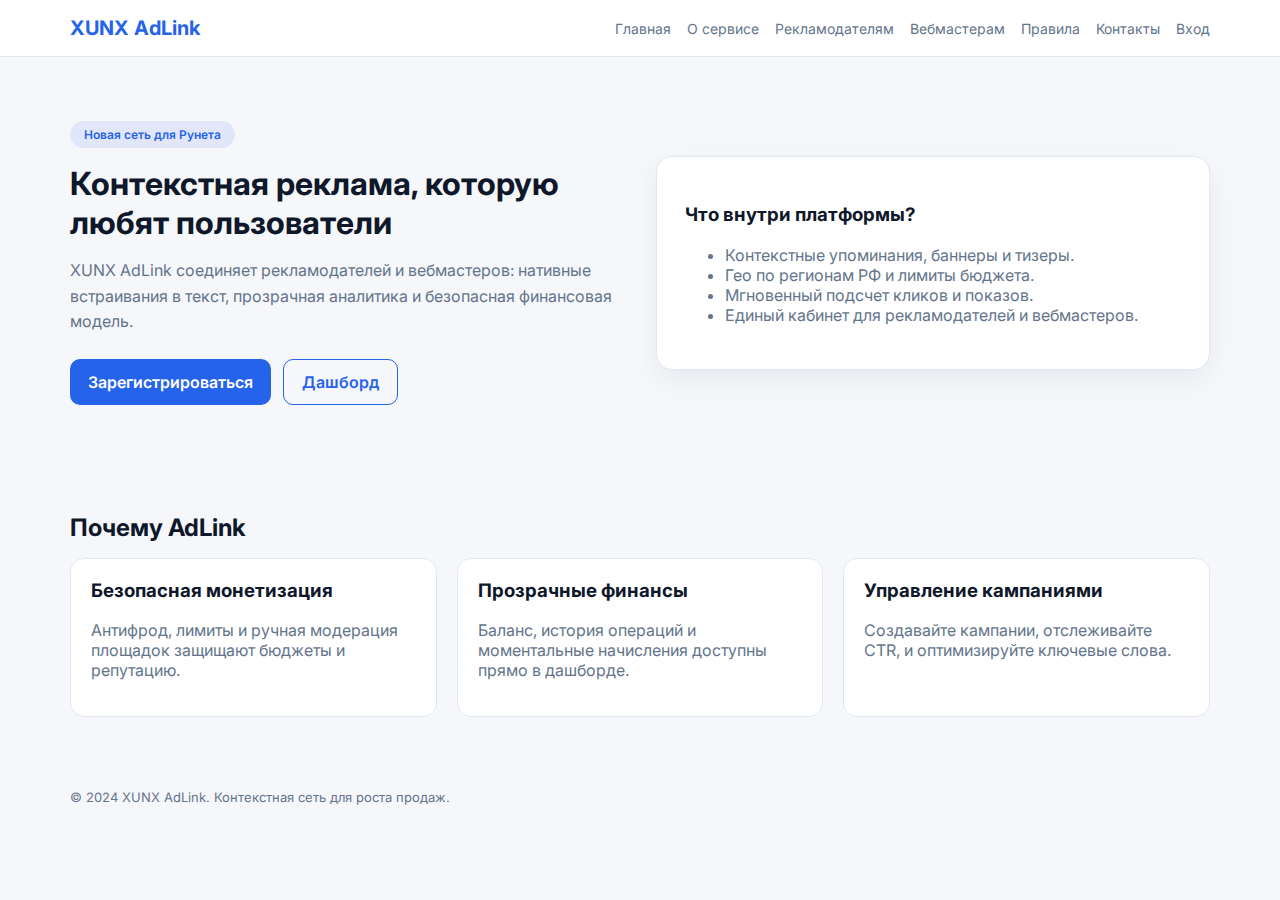
<file: public/index.html>
<!doctype html>
<html lang="ru">
  <head>
    <meta charset="UTF-8" />
    <meta name="viewport" content="width=device-width, initial-scale=1" />
    <title>XUNX AdLink — контекстная сеть</title>
    <link rel="stylesheet" href="assets/css/style.css" />
  </head>
  <body>
    <header class="navbar">
      <div class="container navbar__inner">
        <div class="logo">XUNX AdLink</div>
        <nav class="nav-links">
          <a href="index.html">Главная</a>
          <a href="about.html">О сервисе</a>
          <a href="advertisers.html">Рекламодателям</a>
          <a href="publishers.html">Вебмастерам</a>
          <a href="rules.html">Правила</a>
          <a href="contacts.html">Контакты</a>
          <a href="auth.html">Вход</a>
        </nav>
      </div>
    </header>

    <main>
      <section class="hero">
        <div class="container hero__content">
          <div>
            <span class="badge">Новая сеть для Рунета</span>
            <h1 class="title">Контекстная реклама, которую любят пользователи</h1>
            <p class="subtitle">
              XUNX AdLink соединяет рекламодателей и вебмастеров: нативные
              встраивания в текст, прозрачная аналитика и безопасная финансовая
              модель.
            </p>
            <div class="cta-group">
              <a class="button" href="register.html">Зарегистрироваться</a>
              <a class="button button--ghost" href="dashboard.html">Дашборд</a>
            </div>
          </div>
          <div class="hero__card">
            <h3>Что внутри платформы?</h3>
            <ul class="muted">
              <li>Контекстные упоминания, баннеры и тизеры.</li>
              <li>Гео по регионам РФ и лимиты бюджета.</li>
              <li>Мгновенный подсчет кликов и показов.</li>
              <li>Единый кабинет для рекламодателей и вебмастеров.</li>
            </ul>
          </div>
        </div>
      </section>

      <section class="section">
        <div class="container">
          <h2 class="section__title">Почему AdLink</h2>
          <div class="grid">
            <div class="card">
              <h3>Безопасная монетизация</h3>
              <p class="muted">
                Антифрод, лимиты и ручная модерация площадок защищают бюджеты и
                репутацию.
              </p>
            </div>
            <div class="card">
              <h3>Прозрачные финансы</h3>
              <p class="muted">
                Баланс, история операций и моментальные начисления доступны
                прямо в дашборде.
              </p>
            </div>
            <div class="card">
              <h3>Управление кампаниями</h3>
              <p class="muted">
                Создавайте кампании, отслеживайте CTR, и оптимизируйте ключевые
                слова.
              </p>
            </div>
          </div>
        </div>
      </section>
    </main>

    <footer class="footer">
      <div class="container">
        © 2024 XUNX AdLink. Контекстная сеть для роста продаж.
      </div>
    </footer>
  </body>
</html>
</file>
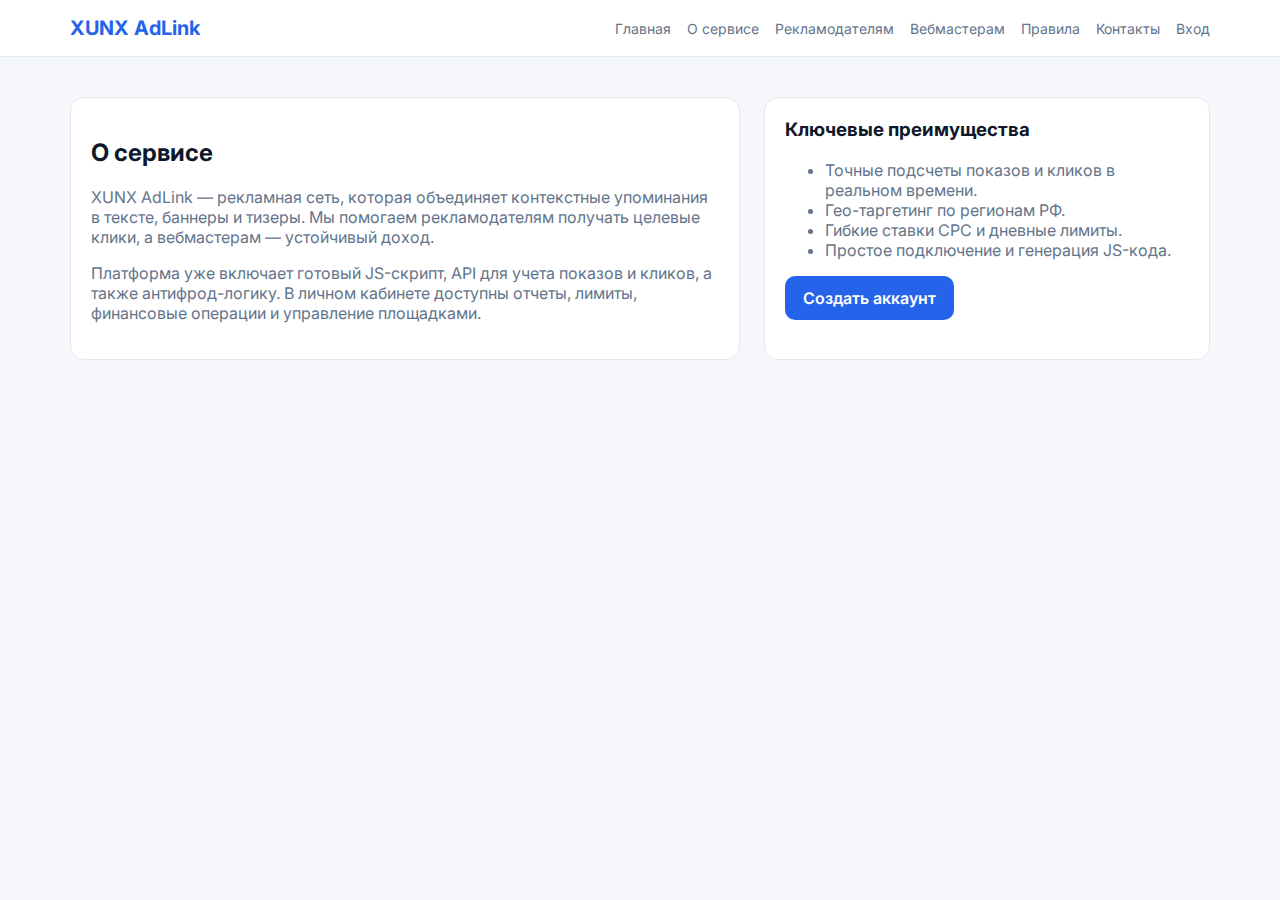
<file: public/about.html>
<!doctype html>
<html lang="ru">
  <head>
    <meta charset="UTF-8" />
    <meta name="viewport" content="width=device-width, initial-scale=1" />
    <title>О сервисе — XUNX AdLink</title>
    <link rel="stylesheet" href="assets/css/style.css" />
  </head>
  <body>
    <header class="navbar">
      <div class="container navbar__inner">
        <div class="logo">XUNX AdLink</div>
        <nav class="nav-links">
          <a href="index.html">Главная</a>
          <a href="about.html">О сервисе</a>
          <a href="advertisers.html">Рекламодателям</a>
          <a href="publishers.html">Вебмастерам</a>
          <a href="rules.html">Правила</a>
          <a href="contacts.html">Контакты</a>
          <a href="auth.html">Вход</a>
        </nav>
      </div>
    </header>

    <main class="section">
      <div class="container split">
        <div class="card">
          <h2>О сервисе</h2>
          <p class="muted">
            XUNX AdLink — рекламная сеть, которая объединяет контекстные
            упоминания в тексте, баннеры и тизеры. Мы помогаем рекламодателям
            получать целевые клики, а вебмастерам — устойчивый доход.
          </p>
          <p class="muted">
            Платформа уже включает готовый JS-скрипт, API для учета показов и
            кликов, а также антифрод-логику. В личном кабинете доступны отчеты,
            лимиты, финансовые операции и управление площадками.
          </p>
        </div>
        <div class="card">
          <h3>Ключевые преимущества</h3>
          <ul class="muted">
            <li>Точные подсчеты показов и кликов в реальном времени.</li>
            <li>Гео-таргетинг по регионам РФ.</li>
            <li>Гибкие ставки CPC и дневные лимиты.</li>
            <li>Простое подключение и генерация JS-кода.</li>
          </ul>
          <a class="button" href="register.html">Создать аккаунт</a>
        </div>
      </div>
    </main>
  </body>
</html>
</file>
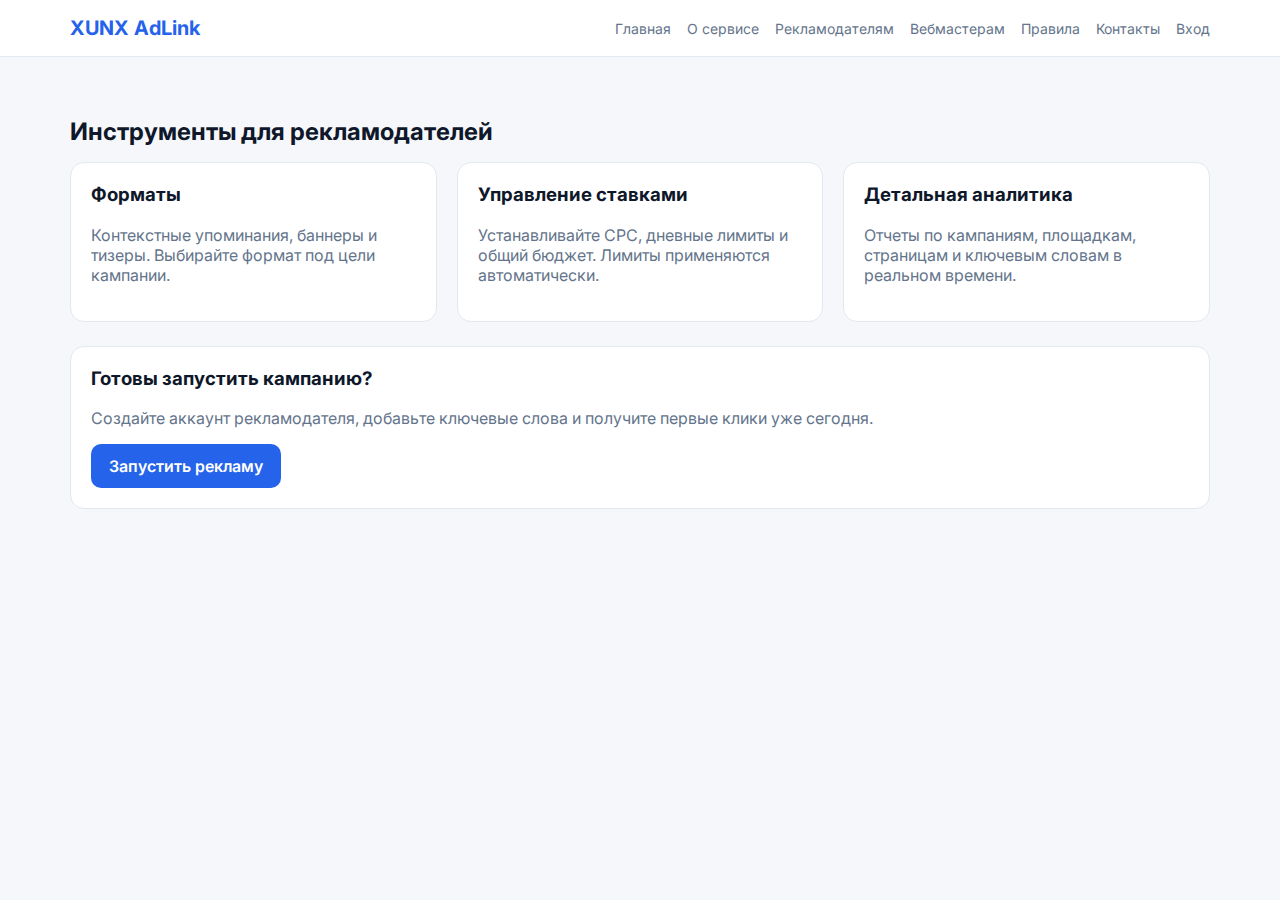
<file: public/advertisers.html>
<!doctype html>
<html lang="ru">
  <head>
    <meta charset="UTF-8" />
    <meta name="viewport" content="width=device-width, initial-scale=1" />
    <title>Рекламодателям — XUNX AdLink</title>
    <link rel="stylesheet" href="assets/css/style.css" />
  </head>
  <body>
    <header class="navbar">
      <div class="container navbar__inner">
        <div class="logo">XUNX AdLink</div>
        <nav class="nav-links">
          <a href="index.html">Главная</a>
          <a href="about.html">О сервисе</a>
          <a href="advertisers.html">Рекламодателям</a>
          <a href="publishers.html">Вебмастерам</a>
          <a href="rules.html">Правила</a>
          <a href="contacts.html">Контакты</a>
          <a href="auth.html">Вход</a>
        </nav>
      </div>
    </header>

    <main class="section">
      <div class="container">
        <h2 class="section__title">Инструменты для рекламодателей</h2>
        <div class="grid">
          <div class="card">
            <h3>Форматы</h3>
            <p class="muted">
              Контекстные упоминания, баннеры и тизеры. Выбирайте формат под
              цели кампании.
            </p>
          </div>
          <div class="card">
            <h3>Управление ставками</h3>
            <p class="muted">
              Устанавливайте CPC, дневные лимиты и общий бюджет. Лимиты
              применяются автоматически.
            </p>
          </div>
          <div class="card">
            <h3>Детальная аналитика</h3>
            <p class="muted">
              Отчеты по кампаниям, площадкам, страницам и ключевым словам в
              реальном времени.
            </p>
          </div>
        </div>

        <div class="card" style="margin-top: 24px">
          <h3>Готовы запустить кампанию?</h3>
          <p class="muted">
            Создайте аккаунт рекламодателя, добавьте ключевые слова и получите
            первые клики уже сегодня.
          </p>
          <a class="button" href="register.html">Запустить рекламу</a>
        </div>
      </div>
    </main>
  </body>
</html>
</file>
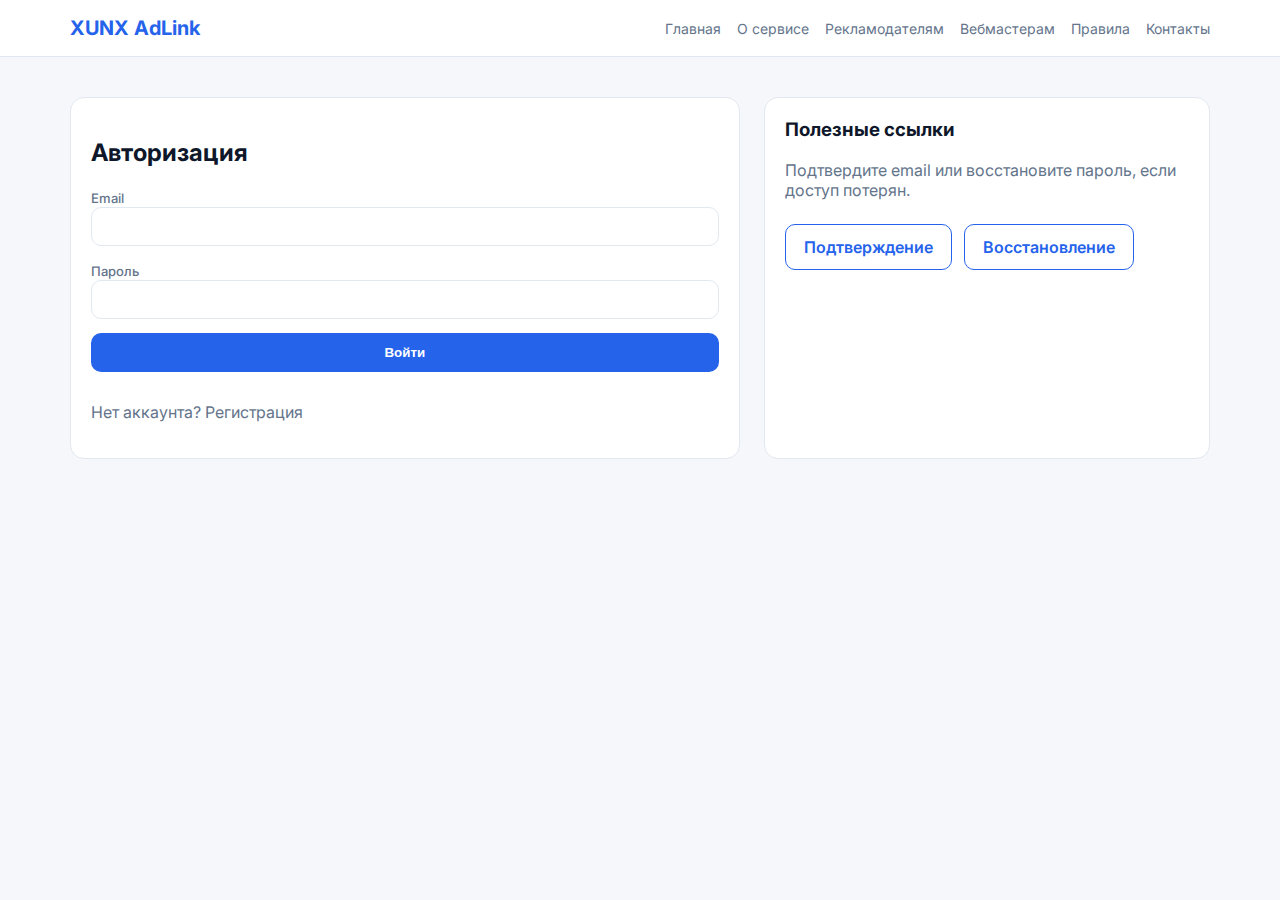
<file: public/auth.html>
<!doctype html>
<html lang="ru">
  <head>
    <meta charset="UTF-8" />
    <meta name="viewport" content="width=device-width, initial-scale=1" />
    <title>Вход — XUNX AdLink</title>
    <link rel="stylesheet" href="assets/css/style.css" />
  </head>
  <body>
    <header class="navbar">
      <div class="container navbar__inner">
        <div class="logo">XUNX AdLink</div>
        <nav class="nav-links">
          <a href="index.html">Главная</a>
          <a href="about.html">О сервисе</a>
          <a href="advertisers.html">Рекламодателям</a>
          <a href="publishers.html">Вебмастерам</a>
          <a href="rules.html">Правила</a>
          <a href="contacts.html">Контакты</a>
        </nav>
      </div>
    </header>

    <main class="section">
      <div class="container split">
        <div class="card">
          <h2>Авторизация</h2>
          <form class="form" data-login-form>
            <div>
              <label for="email">Email</label>
              <input id="email" name="email" type="email" required />
            </div>
            <div>
              <label for="password">Пароль</label>
              <input id="password" name="password" type="password" required />
            </div>
            <button class="button" type="submit">Войти</button>
            <div data-login-notice></div>
          </form>
          <p class="muted">
            Нет аккаунта? <a href="register.html">Регистрация</a>
          </p>
        </div>
        <div class="card">
          <h3>Полезные ссылки</h3>
          <p class="muted">
            Подтвердите email или восстановите пароль, если доступ потерян.
          </p>
          <div class="cta-group">
            <a class="button button--ghost" href="verify.html">Подтверждение</a>
            <a class="button button--ghost" href="reset.html">Восстановление</a>
          </div>
        </div>
      </div>
    </main>

    <script src="assets/js/app.js"></script>
  </body>
</html>
</file>
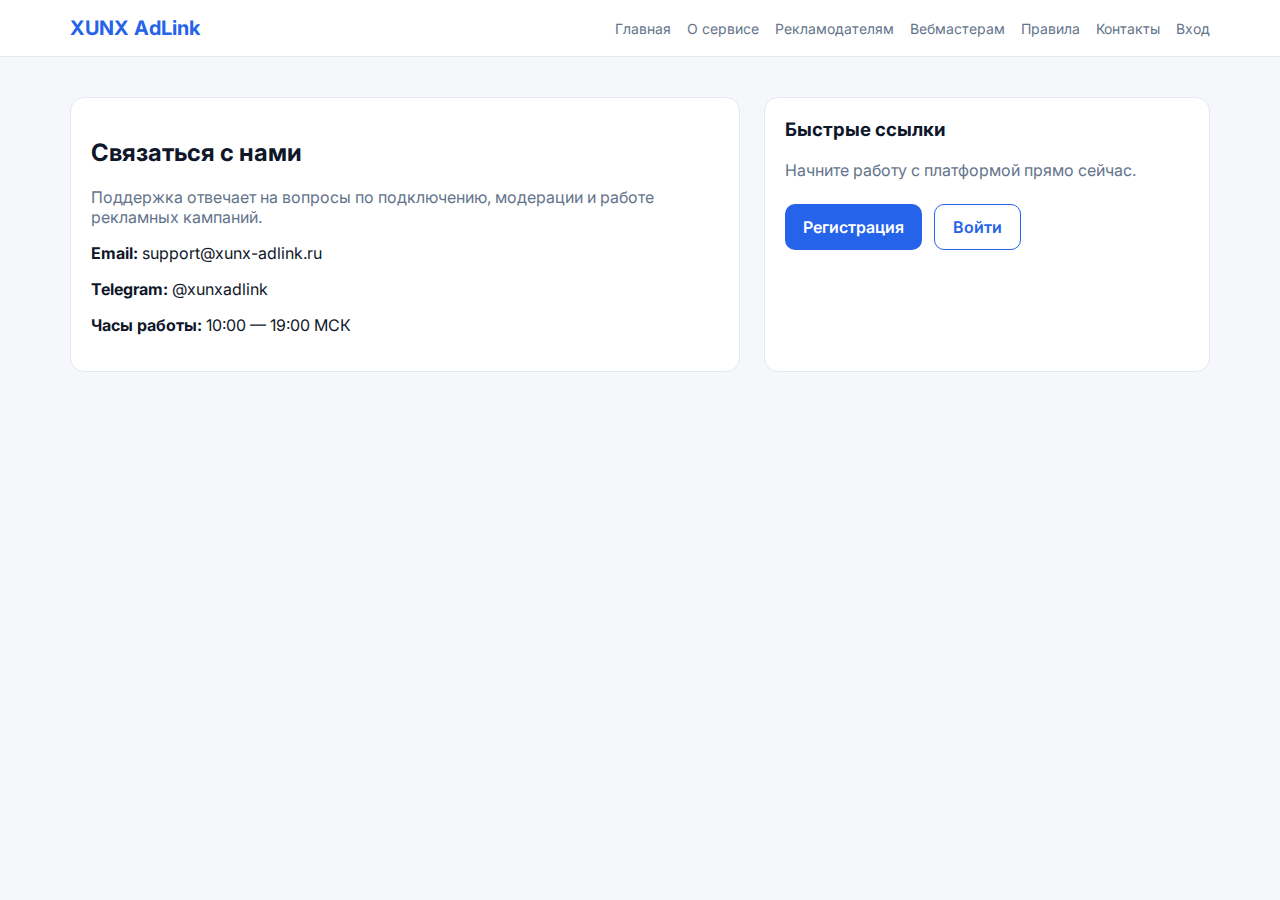
<file: public/contacts.html>
<!doctype html>
<html lang="ru">
  <head>
    <meta charset="UTF-8" />
    <meta name="viewport" content="width=device-width, initial-scale=1" />
    <title>Контакты — XUNX AdLink</title>
    <link rel="stylesheet" href="assets/css/style.css" />
  </head>
  <body>
    <header class="navbar">
      <div class="container navbar__inner">
        <div class="logo">XUNX AdLink</div>
        <nav class="nav-links">
          <a href="index.html">Главная</a>
          <a href="about.html">О сервисе</a>
          <a href="advertisers.html">Рекламодателям</a>
          <a href="publishers.html">Вебмастерам</a>
          <a href="rules.html">Правила</a>
          <a href="contacts.html">Контакты</a>
          <a href="auth.html">Вход</a>
        </nav>
      </div>
    </header>

    <main class="section">
      <div class="container split">
        <div class="card">
          <h2>Связаться с нами</h2>
          <p class="muted">
            Поддержка отвечает на вопросы по подключению, модерации и работе
            рекламных кампаний.
          </p>
          <p><strong>Email:</strong> support@xunx-adlink.ru</p>
          <p><strong>Telegram:</strong> @xunxadlink</p>
          <p><strong>Часы работы:</strong> 10:00 — 19:00 МСК</p>
        </div>
        <div class="card">
          <h3>Быстрые ссылки</h3>
          <p class="muted">Начните работу с платформой прямо сейчас.</p>
          <div class="cta-group">
            <a class="button" href="register.html">Регистрация</a>
            <a class="button button--ghost" href="auth.html">Войти</a>
          </div>
        </div>
      </div>
    </main>
  </body>
</html>
</file>
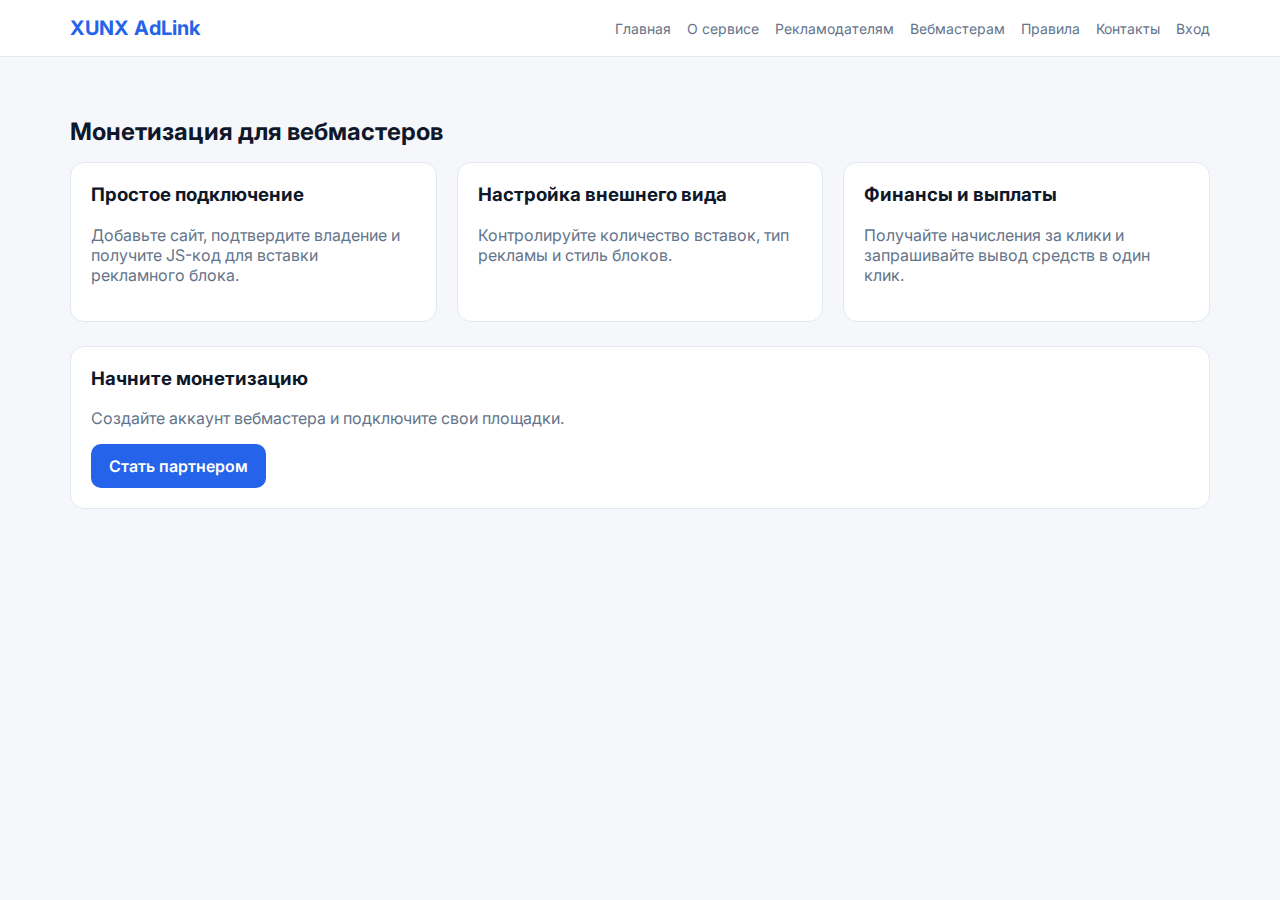
<file: public/publishers.html>
<!doctype html>
<html lang="ru">
  <head>
    <meta charset="UTF-8" />
    <meta name="viewport" content="width=device-width, initial-scale=1" />
    <title>Вебмастерам — XUNX AdLink</title>
    <link rel="stylesheet" href="assets/css/style.css" />
  </head>
  <body>
    <header class="navbar">
      <div class="container navbar__inner">
        <div class="logo">XUNX AdLink</div>
        <nav class="nav-links">
          <a href="index.html">Главная</a>
          <a href="about.html">О сервисе</a>
          <a href="advertisers.html">Рекламодателям</a>
          <a href="publishers.html">Вебмастерам</a>
          <a href="rules.html">Правила</a>
          <a href="contacts.html">Контакты</a>
          <a href="auth.html">Вход</a>
        </nav>
      </div>
    </header>

    <main class="section">
      <div class="container">
        <h2 class="section__title">Монетизация для вебмастеров</h2>
        <div class="grid">
          <div class="card">
            <h3>Простое подключение</h3>
            <p class="muted">
              Добавьте сайт, подтвердите владение и получите JS-код для
              вставки рекламного блока.
            </p>
          </div>
          <div class="card">
            <h3>Настройка внешнего вида</h3>
            <p class="muted">
              Контролируйте количество вставок, тип рекламы и стиль блоков.
            </p>
          </div>
          <div class="card">
            <h3>Финансы и выплаты</h3>
            <p class="muted">
              Получайте начисления за клики и запрашивайте вывод средств в
              один клик.
            </p>
          </div>
        </div>

        <div class="card" style="margin-top: 24px">
          <h3>Начните монетизацию</h3>
          <p class="muted">
            Создайте аккаунт вебмастера и подключите свои площадки.
          </p>
          <a class="button" href="register.html">Стать партнером</a>
        </div>
      </div>
    </main>
  </body>
</html>
</file>
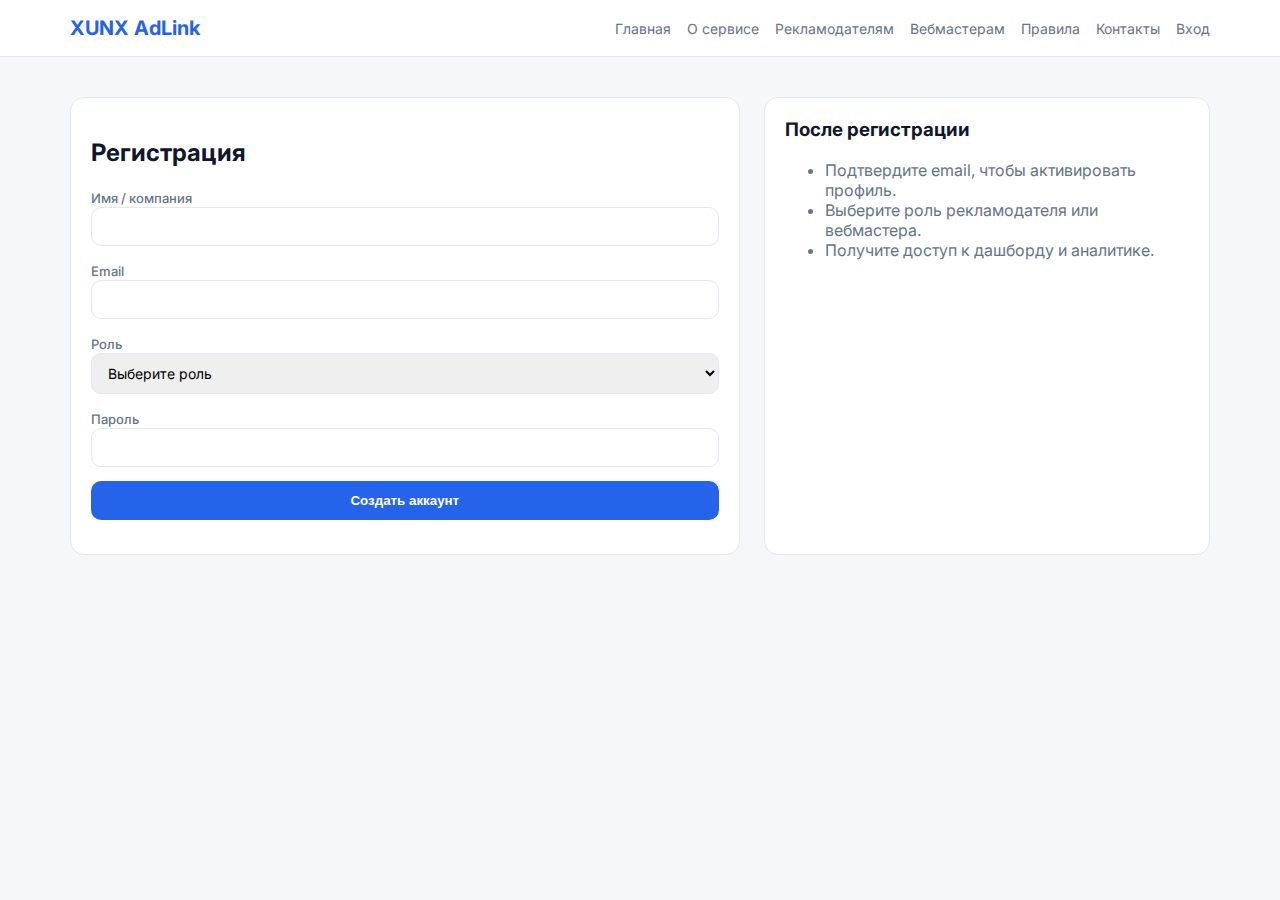
<file: public/register.html>
<!doctype html>
<html lang="ru">
  <head>
    <meta charset="UTF-8" />
    <meta name="viewport" content="width=device-width, initial-scale=1" />
    <title>Регистрация — XUNX AdLink</title>
    <link rel="stylesheet" href="assets/css/style.css" />
  </head>
  <body>
    <header class="navbar">
      <div class="container navbar__inner">
        <div class="logo">XUNX AdLink</div>
        <nav class="nav-links">
          <a href="index.html">Главная</a>
          <a href="about.html">О сервисе</a>
          <a href="advertisers.html">Рекламодателям</a>
          <a href="publishers.html">Вебмастерам</a>
          <a href="rules.html">Правила</a>
          <a href="contacts.html">Контакты</a>
          <a href="auth.html">Вход</a>
        </nav>
      </div>
    </header>

    <main class="section">
      <div class="container split">
        <div class="card">
          <h2>Регистрация</h2>
          <form class="form" data-register-form>
            <div>
              <label for="name">Имя / компания</label>
              <input id="name" name="name" type="text" required />
            </div>
            <div>
              <label for="email">Email</label>
              <input id="email" name="email" type="email" required />
            </div>
            <div>
              <label for="role">Роль</label>
              <select id="role" name="role" required>
                <option value="">Выберите роль</option>
              </select>
            </div>
            <div>
              <label for="password">Пароль</label>
              <input id="password" name="password" type="password" required />
            </div>
            <button class="button" type="submit">Создать аккаунт</button>
            <div data-register-notice></div>
          </form>
        </div>
        <div class="card">
          <h3>После регистрации</h3>
          <ul class="muted">
            <li>Подтвердите email, чтобы активировать профиль.</li>
            <li>Выберите роль рекламодателя или вебмастера.</li>
            <li>Получите доступ к дашборду и аналитике.</li>
          </ul>
        </div>
      </div>
    </main>

    <script src="assets/js/app.js"></script>
  </body>
</html>
</file>
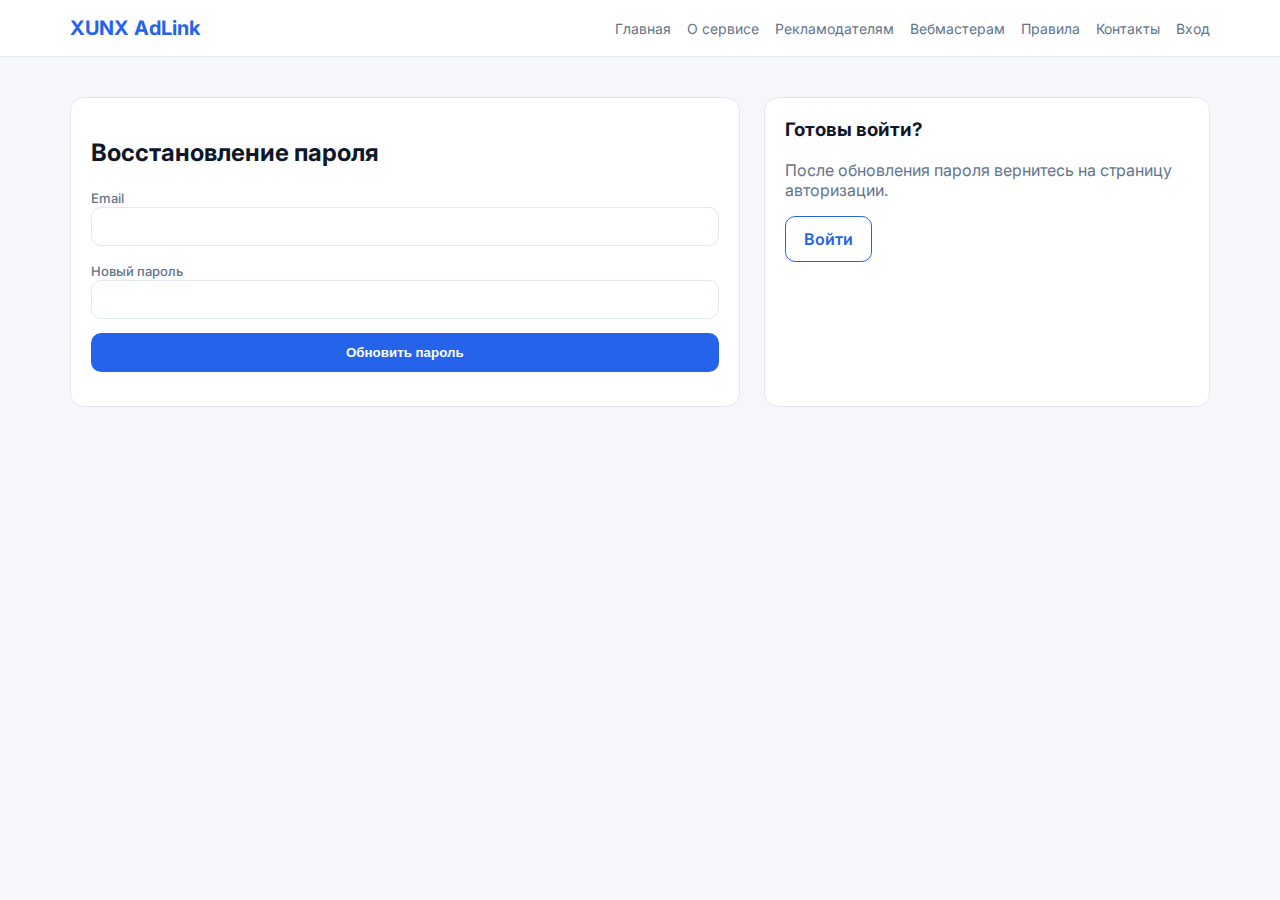
<file: public/reset.html>
<!doctype html>
<html lang="ru">
  <head>
    <meta charset="UTF-8" />
    <meta name="viewport" content="width=device-width, initial-scale=1" />
    <title>Восстановление пароля — XUNX AdLink</title>
    <link rel="stylesheet" href="assets/css/style.css" />
  </head>
  <body>
    <header class="navbar">
      <div class="container navbar__inner">
        <div class="logo">XUNX AdLink</div>
        <nav class="nav-links">
          <a href="index.html">Главная</a>
          <a href="about.html">О сервисе</a>
          <a href="advertisers.html">Рекламодателям</a>
          <a href="publishers.html">Вебмастерам</a>
          <a href="rules.html">Правила</a>
          <a href="contacts.html">Контакты</a>
          <a href="auth.html">Вход</a>
        </nav>
      </div>
    </header>

    <main class="section">
      <div class="container split">
        <div class="card">
          <h2>Восстановление пароля</h2>
          <form class="form" data-reset-form>
            <div>
              <label for="email">Email</label>
              <input id="email" name="email" type="email" required />
            </div>
            <div>
              <label for="password">Новый пароль</label>
              <input id="password" name="password" type="password" required />
            </div>
            <button class="button" type="submit">Обновить пароль</button>
            <div data-reset-notice></div>
          </form>
        </div>
        <div class="card">
          <h3>Готовы войти?</h3>
          <p class="muted">
            После обновления пароля вернитесь на страницу авторизации.
          </p>
          <a class="button button--ghost" href="auth.html">Войти</a>
        </div>
      </div>
    </main>

    <script src="assets/js/app.js"></script>
  </body>
</html>
</file>
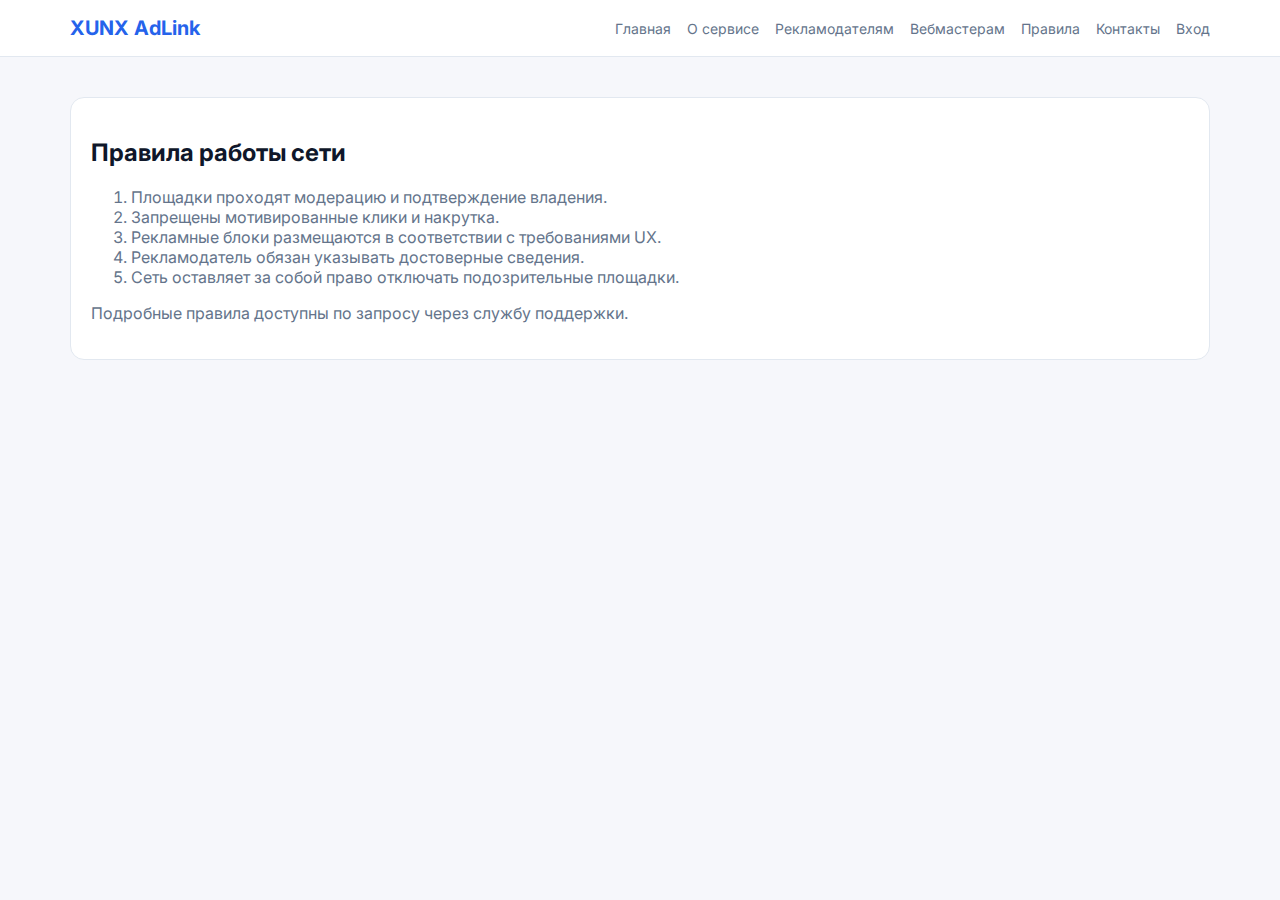
<file: public/rules.html>
<!doctype html>
<html lang="ru">
  <head>
    <meta charset="UTF-8" />
    <meta name="viewport" content="width=device-width, initial-scale=1" />
    <title>Правила — XUNX AdLink</title>
    <link rel="stylesheet" href="assets/css/style.css" />
  </head>
  <body>
    <header class="navbar">
      <div class="container navbar__inner">
        <div class="logo">XUNX AdLink</div>
        <nav class="nav-links">
          <a href="index.html">Главная</a>
          <a href="about.html">О сервисе</a>
          <a href="advertisers.html">Рекламодателям</a>
          <a href="publishers.html">Вебмастерам</a>
          <a href="rules.html">Правила</a>
          <a href="contacts.html">Контакты</a>
          <a href="auth.html">Вход</a>
        </nav>
      </div>
    </header>

    <main class="section">
      <div class="container">
        <div class="card">
          <h2>Правила работы сети</h2>
          <ol class="muted">
            <li>Площадки проходят модерацию и подтверждение владения.</li>
            <li>Запрещены мотивированные клики и накрутка.</li>
            <li>Рекламные блоки размещаются в соответствии с требованиями UX.</li>
            <li>Рекламодатель обязан указывать достоверные сведения.</li>
            <li>Сеть оставляет за собой право отключать подозрительные площадки.</li>
          </ol>
          <p class="muted">
            Подробные правила доступны по запросу через службу поддержки.
          </p>
        </div>
      </div>
    </main>
  </body>
</html>
</file>
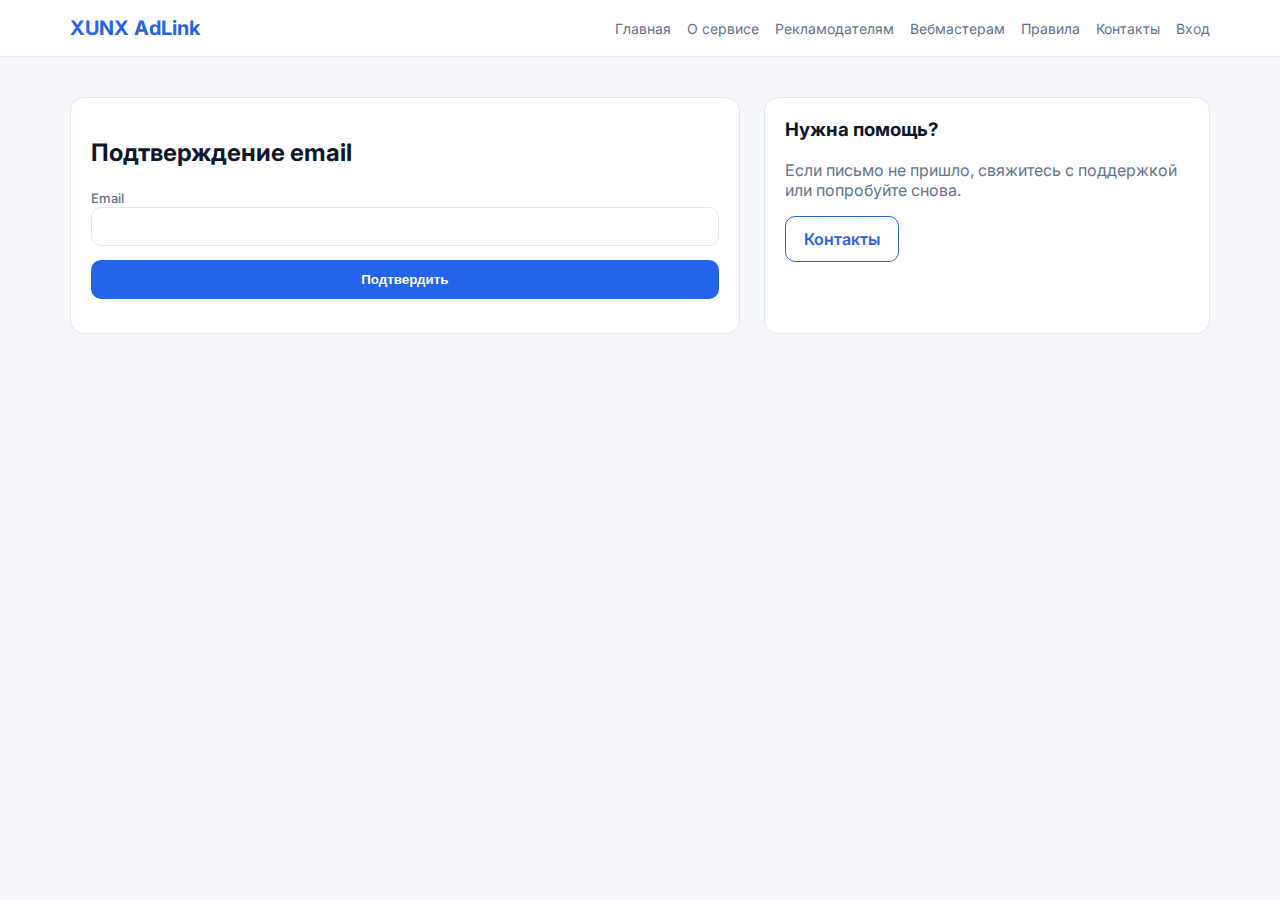
<file: public/verify.html>
<!doctype html>
<html lang="ru">
  <head>
    <meta charset="UTF-8" />
    <meta name="viewport" content="width=device-width, initial-scale=1" />
    <title>Подтверждение email — XUNX AdLink</title>
    <link rel="stylesheet" href="assets/css/style.css" />
  </head>
  <body>
    <header class="navbar">
      <div class="container navbar__inner">
        <div class="logo">XUNX AdLink</div>
        <nav class="nav-links">
          <a href="index.html">Главная</a>
          <a href="about.html">О сервисе</a>
          <a href="advertisers.html">Рекламодателям</a>
          <a href="publishers.html">Вебмастерам</a>
          <a href="rules.html">Правила</a>
          <a href="contacts.html">Контакты</a>
          <a href="auth.html">Вход</a>
        </nav>
      </div>
    </header>

    <main class="section">
      <div class="container split">
        <div class="card">
          <h2>Подтверждение email</h2>
          <form class="form" data-verify-form>
            <div>
              <label for="email">Email</label>
              <input id="email" name="email" type="email" required />
            </div>
            <button class="button" type="submit">Подтвердить</button>
            <div data-verify-notice></div>
          </form>
        </div>
        <div class="card">
          <h3>Нужна помощь?</h3>
          <p class="muted">
            Если письмо не пришло, свяжитесь с поддержкой или попробуйте снова.
          </p>
          <a class="button button--ghost" href="contacts.html">Контакты</a>
        </div>
      </div>
    </main>

    <script src="assets/js/app.js"></script>
  </body>
</html>
</file>
<file: public/assets/css/style.css>
@import url("https://fonts.googleapis.com/css2?family=Inter:wght@400;500;600;700&display=swap");

:root {
  color-scheme: light;
  --bg: #f6f7fb;
  --card: #ffffff;
  --text: #0f172a;
  --muted: #64748b;
  --primary: #2563eb;
  --primary-dark: #1e40af;
  --border: #e2e8f0;
  --success: #16a34a;
  --warning: #f59e0b;
}

* {
  box-sizing: border-box;
}

body {
  margin: 0;
  font-family: "Inter", "Segoe UI", sans-serif;
  background: var(--bg);
  color: var(--text);
}

a {
  color: inherit;
  text-decoration: none;
}

.container {
  width: min(1140px, 92%);
  margin: 0 auto;
}

.navbar {
  background: var(--card);
  border-bottom: 1px solid var(--border);
  position: sticky;
  top: 0;
  z-index: 10;
}

.navbar__inner {
  display: flex;
  align-items: center;
  justify-content: space-between;
  gap: 20px;
  padding: 16px 0;
}

.logo {
  font-weight: 700;
  font-size: 20px;
  color: var(--primary);
}

.nav-links {
  display: flex;
  flex-wrap: wrap;
  gap: 16px;
  font-size: 14px;
  color: var(--muted);
}

.nav-links a:hover {
  color: var(--primary);
}

.hero {
  padding: 64px 0 48px;
}

.hero__content {
  display: grid;
  grid-template-columns: repeat(auto-fit, minmax(260px, 1fr));
  gap: 32px;
  align-items: center;
}

.hero__card {
  background: var(--card);
  border-radius: 16px;
  padding: 28px;
  border: 1px solid var(--border);
  box-shadow: 0 10px 30px rgba(15, 23, 42, 0.06);
}

.badge {
  display: inline-flex;
  align-items: center;
  gap: 8px;
  background: rgba(37, 99, 235, 0.1);
  color: var(--primary);
  border-radius: 999px;
  padding: 6px 14px;
  font-size: 12px;
  font-weight: 600;
}

.title {
  margin: 16px 0 12px;
  font-size: 32px;
}

.subtitle {
  color: var(--muted);
  line-height: 1.6;
}

.cta-group {
  margin-top: 24px;
  display: flex;
  flex-wrap: wrap;
  gap: 12px;
}

.button {
  border: none;
  background: var(--primary);
  color: #fff;
  padding: 12px 18px;
  border-radius: 10px;
  font-weight: 600;
  cursor: pointer;
  transition: background 0.2s ease;
  display: inline-flex;
  align-items: center;
  justify-content: center;
}

.button--ghost {
  background: transparent;
  color: var(--primary);
  border: 1px solid var(--primary);
}

.button:hover {
  background: var(--primary-dark);
}

.button--ghost:hover {
  background: rgba(37, 99, 235, 0.08);
}

.section {
  padding: 40px 0;
}

.section__title {
  font-size: 24px;
  margin-bottom: 16px;
}

.grid {
  display: grid;
  grid-template-columns: repeat(auto-fit, minmax(240px, 1fr));
  gap: 20px;
}

.card {
  background: var(--card);
  border-radius: 14px;
  padding: 20px;
  border: 1px solid var(--border);
}

.card h3 {
  margin-top: 0;
}

.muted {
  color: var(--muted);
}

.form {
  display: grid;
  gap: 14px;
}

.form label {
  font-size: 13px;
  font-weight: 500;
  color: var(--muted);
}

.form input,
.form select,
.form textarea {
  width: 100%;
  padding: 10px 12px;
  border-radius: 10px;
  border: 1px solid var(--border);
  font-family: inherit;
  font-size: 14px;
}

.form textarea {
  min-height: 90px;
  resize: vertical;
}

.notice {
  padding: 12px 14px;
  border-radius: 12px;
  background: rgba(22, 163, 74, 0.1);
  color: var(--success);
  font-size: 14px;
}

.notice--warn {
  background: rgba(245, 158, 11, 0.12);
  color: var(--warning);
}

.table {
  width: 100%;
  border-collapse: collapse;
  font-size: 14px;
}

.table th,
.table td {
  padding: 12px 10px;
  border-bottom: 1px solid var(--border);
  text-align: left;
}

.table th {
  color: var(--muted);
  font-weight: 600;
  text-transform: uppercase;
  font-size: 11px;
}

.pill {
  display: inline-flex;
  align-items: center;
  padding: 4px 10px;
  border-radius: 999px;
  font-size: 12px;
  background: rgba(37, 99, 235, 0.1);
  color: var(--primary);
}

.footer {
  padding: 32px 0 48px;
  color: var(--muted);
  font-size: 13px;
}

.split {
  display: grid;
  grid-template-columns: 1.2fr 0.8fr;
  gap: 24px;
}

@media (max-width: 920px) {
  .split {
    grid-template-columns: 1fr;
  }
}
</file>
